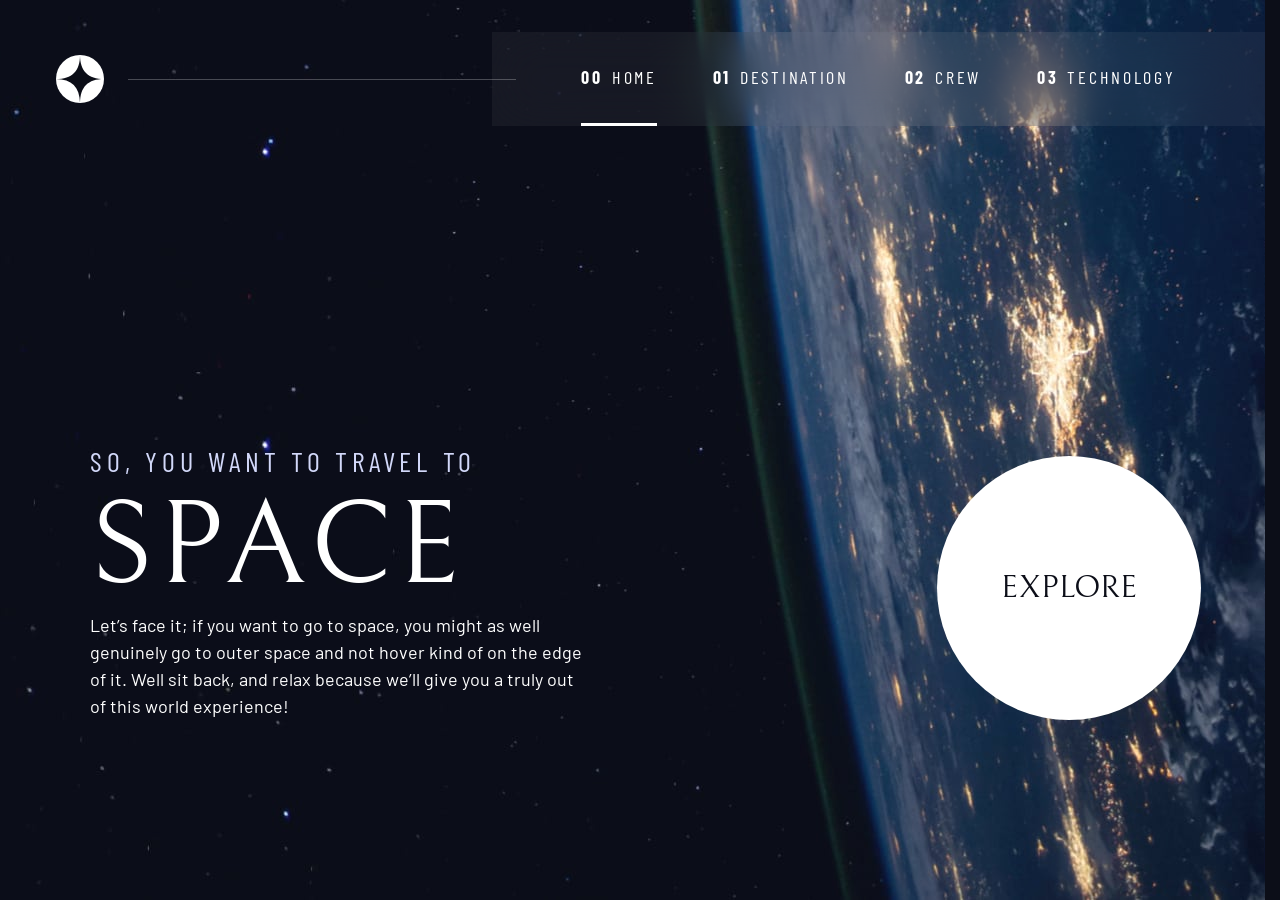
<file: src/index.html>
<!DOCTYPE html>
<html lang="en">
<head>
  <meta charset="UTF-8">
  <meta name="viewport" content="width=device-width, initial-scale=1.0">

  <link rel="icon" type="image/png" sizes="32x32" href="./assets/favicon-32x32.png">
  
  <title>Frontend Mentor | Space tourism website</title>

        <!-- Google fonts -->
        <link rel="preconnect" href="https://fonts.googleapis.com">
        <link rel="preconnect" href="https://fonts.gstatic.com" crossorigin>
        <link href="https://fonts.googleapis.com/css2?family=Barlow+Condensed:wght@400;700&family=Bellefair&family=Barlow:wght@400;700&display=swap"
            rel="stylesheet">
<!-- CSS -->
  <link rel="stylesheet" href="styles/index.css">

  <script src="index.js" defer></script>
</head>
<body class="home">

  <a class="skip-to-content" href="#main">Skip to content</a>
  <header class="primary-header flex">
    <div>
      <img src="./assets/shared/logo.svg" alt="space tourism logo" class="logo">
    </div>

    <button 
    type="button"
    class="mobile-nav-toggle" 
    aria-controls="primary-navigation" 
    aria-expanded="false">
      <span class="sr-only">Menu</span>
    </button>
     
    <nav>
        <ul id="primary-navigation" 
        data-visible="false" 
        class="primary-navigation underline-indicators flex">
            <li class="active"><a class="ff-sans-cond uppercase text-white letter-spacing-2" href="index.html"><span aria-hidden="true">00</span>Home</a></li>
            <li><a class="ff-sans-cond uppercase text-white letter-spacing-2" href="destination.html"><span aria-hidden="true">01</span>Destination</a></li>
            <li><a class="ff-sans-cond uppercase text-white letter-spacing-2" href="crew.html"><span aria-hidden="true">02</span>Crew</a></li>
            <li><a class="ff-sans-cond uppercase text-white letter-spacing-2" href="technology.html"><span aria-hidden="true">03</span>Technology</a></li>
        </ul>
    </nav>
    
  </header> 
  

  <main id="main" class="grid-container grid-container--home">

    <div>
    <h1 class="text-accent fs-500 ff-sans-cond uppercase letter-spacing-1">
      So, you want to travel to
    <span class="fs-900 ff-serif text-white d-block">Space</span></h1>

  
    <p>Let’s face it; if you want to go to space, you might as well genuinely go to 
    outer space and not hover kind of on the edge of it. Well sit back, and relax 
    because we’ll give you a truly out of this world experience! </p>
    </div>

    <div class="large-button-wrapper flex">
      <a href="destination.html" 
        class="large-button uppercase ff-serif fs-600 text-dark bg-white">
        Explore
      </a>
    </div>
  </main>

</body>
</html>
</file>
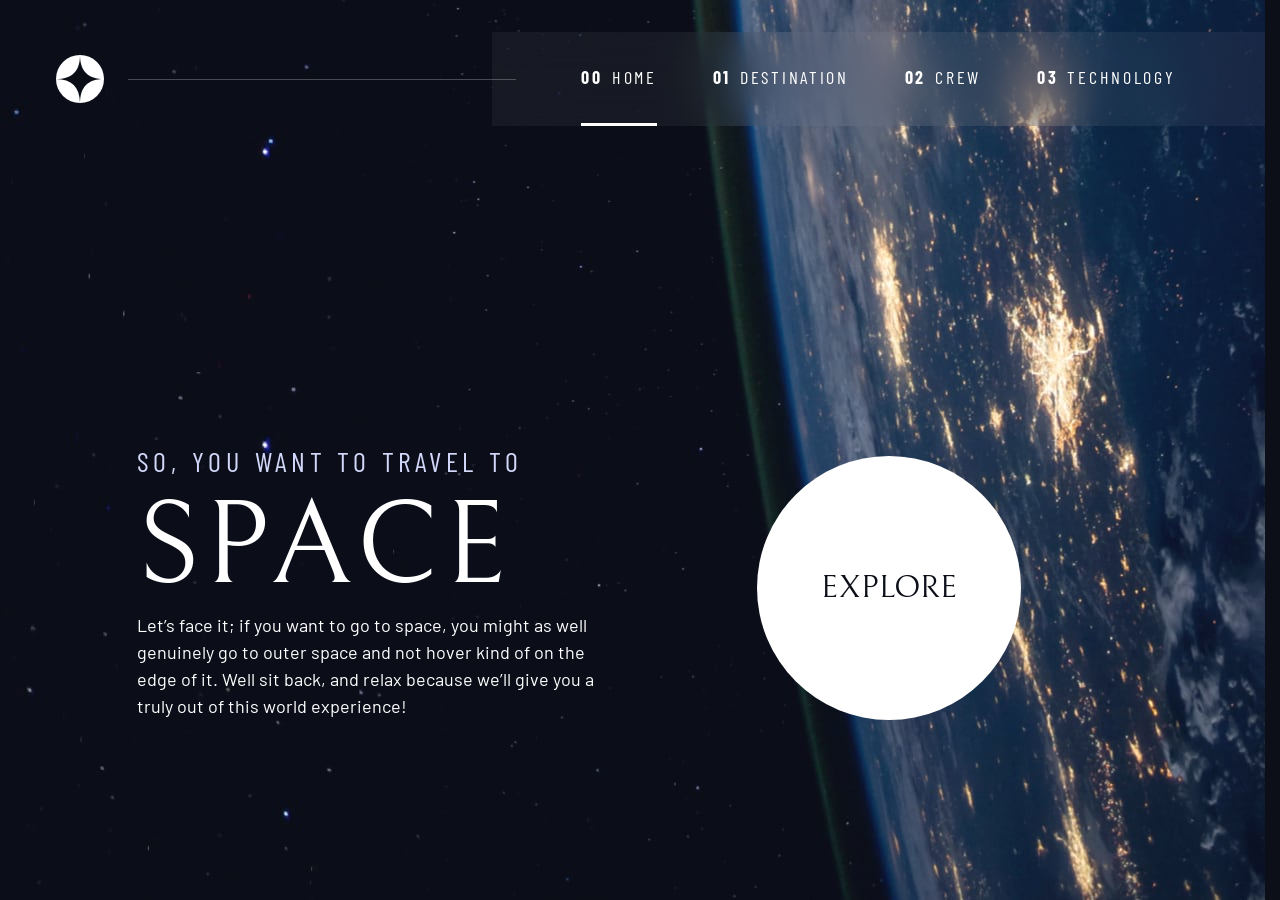
<file: starter-code/index.html>
<!DOCTYPE html>
<html lang="en">
<head>
  <meta charset="UTF-8">
  <meta name="viewport" content="width=device-width, initial-scale=1.0">

  <link rel="icon" type="image/png" sizes="32x32" href="./assets/favicon-32x32.png">
  
  <title>Frontend Mentor | Space tourism website</title>

        <!-- Google fonts -->
        <link rel="preconnect" href="https://fonts.googleapis.com">
        <link rel="preconnect" href="https://fonts.gstatic.com" crossorigin>
        <link href="https://fonts.googleapis.com/css2?family=Barlow+Condensed:wght@400;700&family=Bellefair&family=Barlow:wght@400;700&display=swap"
            rel="stylesheet">
<!-- CSS -->
  <link rel="stylesheet" href="styles/index.css">

  <script src="index.js" defer></script>
</head>
<body class="home">

  <a class="skip-to-content" href="#main">Skip to content</a>
  <header class="primary-header flex">
    <div>
      <img src="./assets/shared/logo.svg" alt="space tourism logo" class="logo">
    </div>

    <button 
    class="mobile-nav-toggle" 
    aria-controls="primary-navigation" 
    aria-expanded="false">
      <span class="sr-only">Menu</span>
    </button>
     
    <nav>
        <ul id="primary-navigation" 
        data-visible="false" 
        class="primary-navigation underline-indicators flex">
            <li class="active"><a class="ff-sans-cond uppercase text-white letter-spacing-2" href="index.html"><span aria-hidden="true">00</span>Home</a></li>
            <li><a class="ff-sans-cond uppercase text-white letter-spacing-2" href="destination.html"><span aria-hidden="true">01</span>Destination</a></li>
            <li><a class="ff-sans-cond uppercase text-white letter-spacing-2" href="crew.html"><span aria-hidden="true">02</span>Crew</a></li>
            <li><a class="ff-sans-cond uppercase text-white letter-spacing-2" href="technology.html"><span aria-hidden="true">03</span>Technology</a></li>
        </ul>
    </nav>
    
  </header> 
  

  <main id="main" class="grid-container grid-container--home">

    <div>
    <h1 class="text-accent fs-500 ff-sans-cond uppercase letter-spacing-1">
      So, you want to travel to
    <span class="fs-900 ff-serif text-white d-block">Space</span></h1>

  
    <p>Let’s face it; if you want to go to space, you might as well genuinely go to 
    outer space and not hover kind of on the edge of it. Well sit back, and relax 
    because we’ll give you a truly out of this world experience! </p>
    </div>

    <div>
      <a href="destination.html" 
        class="large-button uppercase ff-serif fs-600 text-dark bg-white">
        Explore
      </a>
    </div>
  </main>

</body>
</html>
</file>
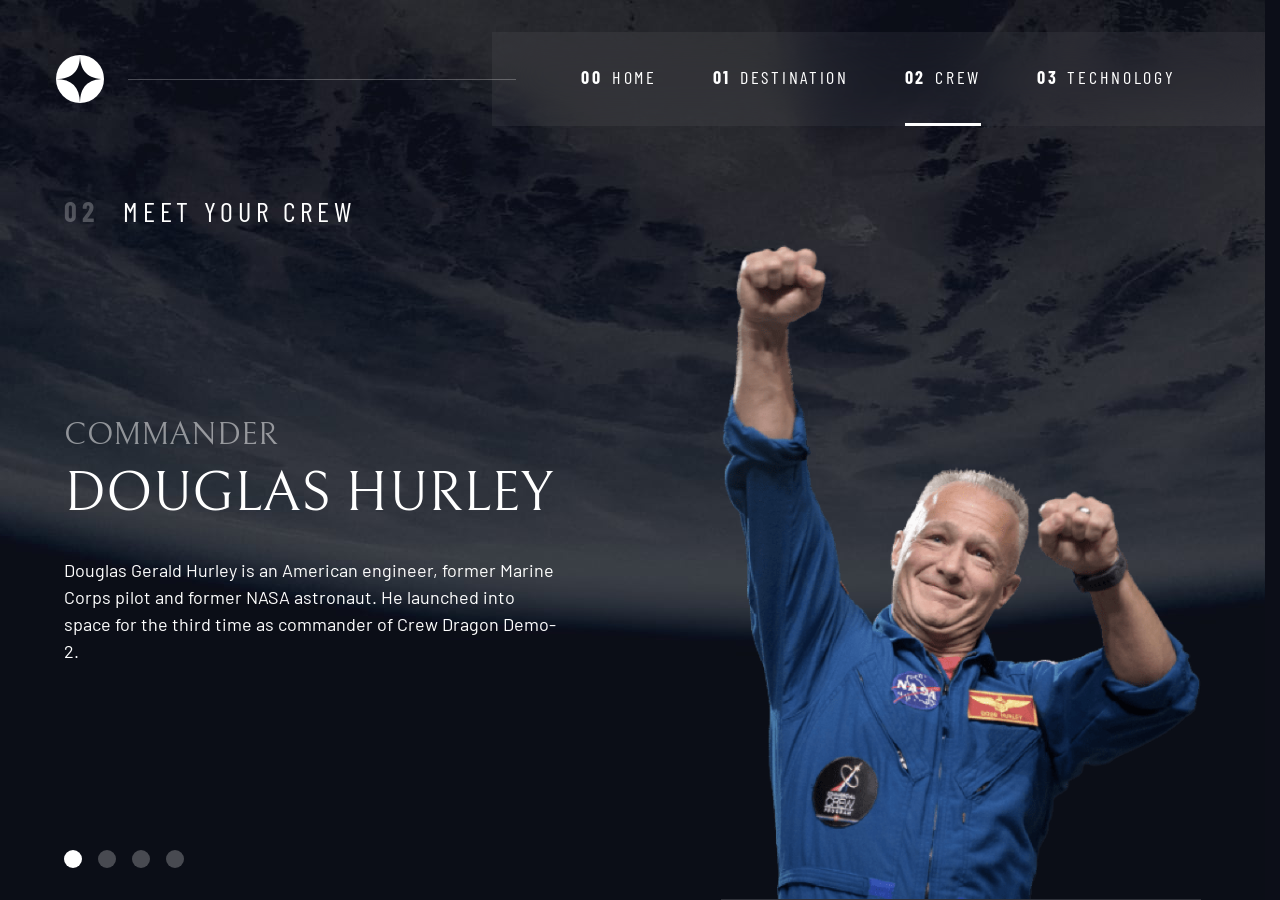
<file: src/crew.html>
<!DOCTYPE html>
<html lang="en">
<head>
  <meta charset="UTF-8">
  <meta name="viewport" content="width=device-width, initial-scale=1.0">

  <link rel="icon" type="image/png" sizes="32x32" href="./assets/favicon-32x32.png">
  <!-- Google fonts -->
  <link rel="preconnect" href="https://fonts.googleapis.com">
  <link rel="preconnect" href="https://fonts.gstatic.com" crossorigin>
  <link href="https://fonts.googleapis.com/css2?family=Barlow+Condensed:wght@400;700&family=Bellefair&family=Barlow:wght@400;700&display=swap"
      rel="stylesheet">
      
  <!-- CSS -->
  <link rel="stylesheet" href="styles/index.css">
  <title>Frontend Mentor | Space tourism website</title>
  <script src="index.js" defer></script>
  <script src="scripts/crew.js" defer></script>

</head>

<body class="crew">
  <a class="skip-to-content" href="#main">Skip to content</a>
  <header class="primary-header flex">
    <div>
      <img src="./assets/shared/logo.svg" alt="space tourism logo" class="logo">
    </div>
    <button 
      type="button"
      class="mobile-nav-toggle" 
      aria-controls="primary-navigation">
      <span class="sr-only" aria-expanded="false">Menu</span>
    </button>
    <nav>
        <ul id="primary-navigation" data-visible="false" class="primary-navigation underline-indicators flex">
            <li><a class="ff-sans-cond uppercase text-white letter-spacing-2" href="index.html"><span aria-hidden="true">00</span>Home</a>
            <li><a class="ff-sans-cond uppercase text-white letter-spacing-2" href="destination.html"><span aria-hidden="true">01</span>Destination</a>
            <li class="active"><a class="ff-sans-cond uppercase text-white letter-spacing-2" href="crew.html"><span aria-hidden="true">02</span>Crew</a>
            <li><a class="ff-sans-cond uppercase text-white letter-spacing-2" href="technology.html"><span aria-hidden="true">03</span>Technology</a>
        </ul>
    </nav>
  </header>
  
  <main id="main" class="grid-container grid-container--crew flow">
    <h1 class="numbered-title"><span aria-hidden="true">02</span> Meet your crew</h1>

    <div class="dot-indicators flex" role="tablist" aria-label="crew member list">
      <button aria-selected="true" aria-controls="commander-tab" role="tab" data-image="commander-image" tabindex="0"><span class="sr-only">The commander</span></button>
      <button aria-selected="false" aria-controls="mission-tab" role="tab" data-image="mission-image" tabindex="-1"><span class="sr-only">The mission specialist</span></button>
      <button aria-selected="false" aria-controls="pilot-tab" role="tab" data-image="pilot-image" tabindex="-1"><span class="sr-only">The pilot</span></button>
      <button aria-selected="false" aria-controls="crew-tab" role="tab" data-image="crew-image" tabindex="-1"><span class="sr-only">The crew engineer</span></button>
    </div>

    <article class="crew-info flow"id="commander-tab" role="tabpanel" tabindex="0">
      <header class="flow flow--space-small">
        <h2 class="fs-600 ff-serif uppercase">Commander</h2>
        <p class="fs-700 uppercase ff-serif">Douglas Hurley</p>
      </header>
      <p>Douglas Gerald Hurley is an American engineer, former Marine Corps pilot 
      and former NASA astronaut. He launched into space for the third time as 
      commander of Crew Dragon Demo-2.</p>
    </article>
    
    <picture>
      <source srcset="assets/crew/image-douglas-hurley.webp type=image/webp">
      <img src="assets/crew/image-douglas-hurley.png" alt="Douglas Hurley">
    </picture>
  </main>
</body>
</html>
</file>
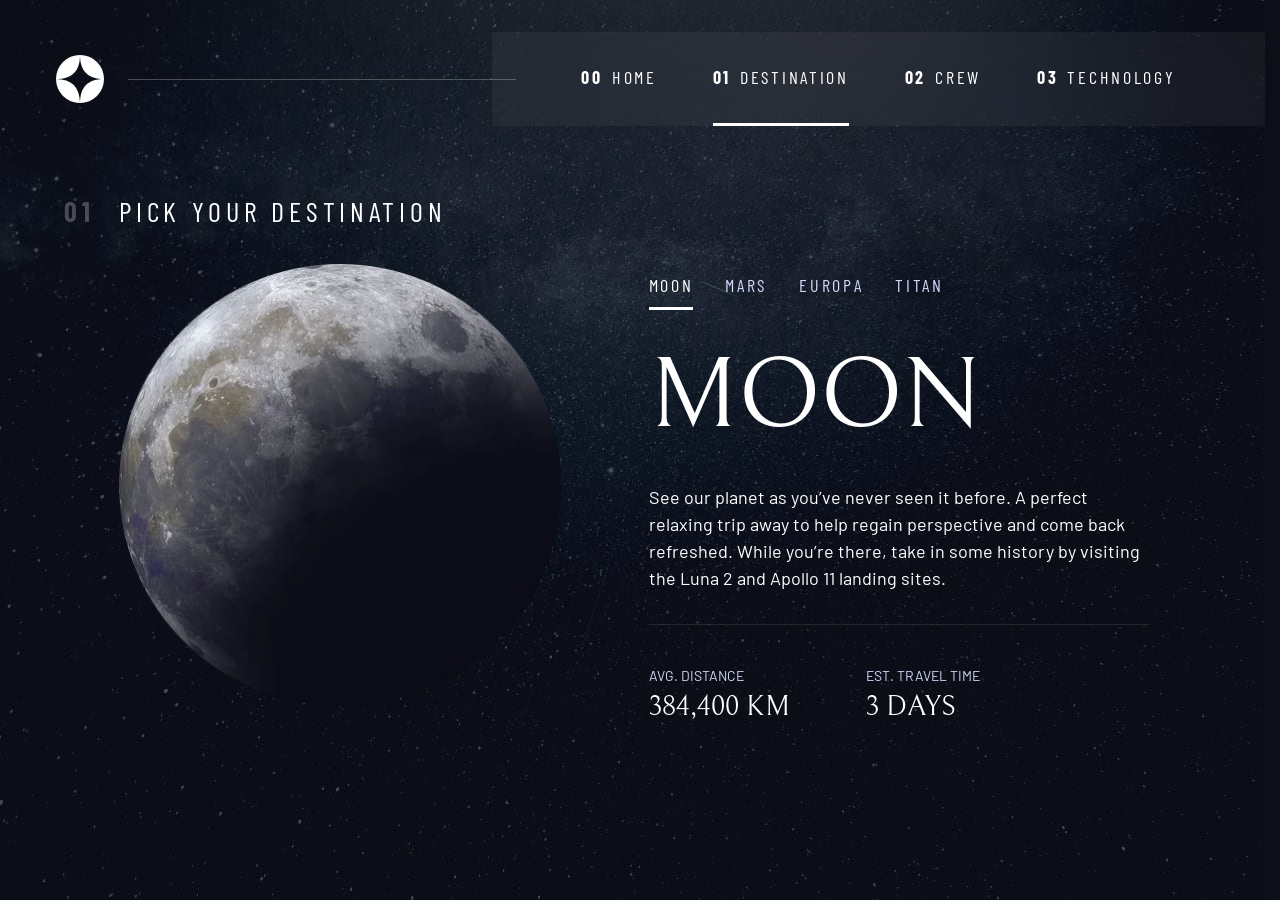
<file: src/destination.html>
<!DOCTYPE html>
<html lang="en">
<head>
  <meta charset="UTF-8">
  <meta name="viewport" content="width=device-width, initial-scale=1.0">

  <link rel="icon" type="image/png" sizes="32x32" href="./assets/favicon-32x32.png">
  
  <title>Frontend Mentor | Space tourism website</title>

        <!-- Google fonts -->
        <link rel="preconnect" href="https://fonts.googleapis.com">
        <link rel="preconnect" href="https://fonts.gstatic.com" crossorigin>
        <link href="https://fonts.googleapis.com/css2?family=Barlow+Condensed:wght@400;700&family=Bellefair&family=Barlow:wght@400;700&display=swap"
            rel="stylesheet">
<!-- CSS -->
  <link rel="stylesheet" href="styles/index.css">

  <script src="index.js" defer></script>
  <script src="./scripts/destination.js" defer></script>
</head>
<body class="destination">

  <a class="skip-to-content" href="#main">Skip to content</a>
  <header class="primary-header flex">
    <div>
      <img src="./assets/shared/logo.svg" alt="space tourism logo" class="logo">
    </div>

    <button
      type="button" 
      class="mobile-nav-toggle" 
      aria-controls="primary-navigation" 
      aria-expanded="false">
      <span class="sr-only">Menu</span>
    </button>
     
    <nav>
        <ul id="primary-navigation" 
        data-visible="false" 
        class="primary-navigation underline-indicators flex">
            <li><a class="ff-sans-cond uppercase text-white letter-spacing-2" href="index.html"><span aria-hidden="true">00</span>Home</a></li>
            <li class="active"><a class="ff-sans-cond uppercase text-white letter-spacing-2" href="destination.html"><span aria-hidden="true">01</span>Destination</a></li>
            <li><a class="ff-sans-cond uppercase text-white letter-spacing-2" href="crew.html"><span aria-hidden="true">02</span>Crew</a></li>
            <li><a class="ff-sans-cond uppercase text-white letter-spacing-2" href="technology.html"><span aria-hidden="true">03</span>Technology</a></li>
        </ul>
    </nav>
    
  </header> 

  <main id="main" class="grid-container grid-container--destination flow">
    
      <h1 class="numbered-title ff-sans-cond uppercase text-white letter-spacing-2 fs-200">
      <span>01</span> Pick your destination</h1>
      
      
    <picture>
      <source srcset="assets/destination/image-moon.webp" type="image/webp">
      <img src="assets/destination/image-moon.png" alt="the moon">
    </picture>
    
    
 
      
    <div class="tab-list underline-indicators flex" role="tablist" aria-label="destination list">
        <button aria-selected="true" role="tab" aria-controls="moon-tab" class="uppercase ff-sans-cond text-accent letter-spacing-2" tabindex="0">Moon</button>
        <button aria-selected="false" role="tab" aria-controls="mars-tab" class="uppercase ff-sans-cond text-accent letter-spacing-2" tabindex="-1">Mars</button>
        <button aria-selected="false" role="tab" aria-controls="europa-tab" class="uppercase ff-sans-cond text-accent letter-spacing-2" tabindex="-1">Europa</button>
        <button aria-selected="false" role="tab" aria-controls="titan-tab" class="uppercase ff-sans-cond text-accent letter-spacing-2" tabindex="-1">Titan</button>
    </div>

    
    <article class="destination-info flow">
      <h2 class="fs-800 uppercase ff-serif">Moon</h2>

      <p>See our planet as you’ve never seen it before. A perfect relaxing trip away to help 
      regain perspective and come back refreshed. While you’re there, take in some history 
      by visiting the Luna 2 and Apollo 11 landing sites.</p>
      
      <div class="destination-meta flex">
        <div>
          <h3 class="text-accent fs-200 uppercase">Avg. distance</h3>
          <p class="ff-serif uppercase">384,400 km</p>
        </div>
        <div>
          <h3 class="text-accent fs-200 uppercase">Est. travel time</h3>
          <p class="ff-serif uppercase">3 days</p>
        </div>
      </div>
      
    </article>
    
  </main>
</body>
</html>
</file>
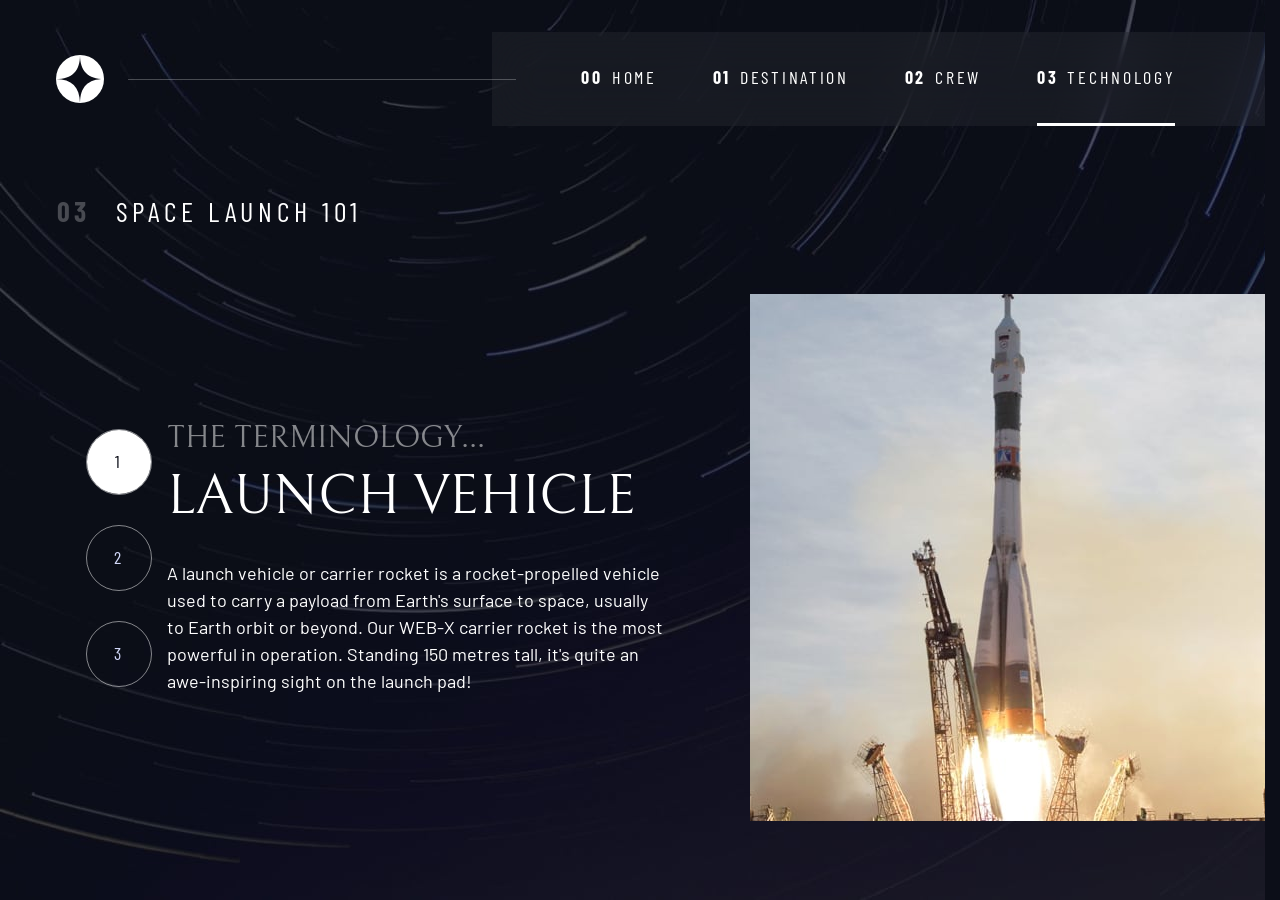
<file: src/technology.html>
<!DOCTYPE html>
<html lang="en">
<head>
  <meta charset="UTF-8">
  <meta name="viewport" content="width=device-width, initial-scale=1.0">

  <link rel="icon" type="image/png" sizes="32x32" href="./assets/favicon-32x32.png">
  
  <title>Frontend Mentor | Space tourism website</title>

        <!-- Google fonts -->
        <link rel="preconnect" href="https://fonts.googleapis.com">
        <link rel="preconnect" href="https://fonts.gstatic.com" crossorigin>
        <link href="https://fonts.googleapis.com/css2?family=Barlow+Condensed:wght@400;700&family=Bellefair&family=Barlow:wght@400;700&display=swap"
            rel="stylesheet">
<!-- CSS -->
  <link rel="stylesheet" href="styles/index.css">

  <script src="index.js" defer></script>
  <script src="./scripts/technology.js" defer></script>
</head>

<body class="technology">
  <a class="skip-to-content" href="#main">Skip to content</a>
  <header class="primary-header flex">
    <div>
      <img src="./assets/shared/logo.svg" alt="space tourism logo" class="logo">
    </div>
    <button
      type="button"
      class="mobile-nav-toggle"
      aria-controls="primary-navigation">
      <span class="sr-only" aria-expanded="false">Menu</span></button>
    <nav>
        <ul id="primary-navigation" data-visible="false" class="primary-navigation underline-indicators flex">
            <li><a class="ff-sans-cond uppercase text-white letter-spacing-2" href="index.html"><span aria-hidden="true">00</span>Home</a>
            <li><a class="ff-sans-cond uppercase text-white letter-spacing-2" href="destination.html"><span aria-hidden="true">01</span>Destination</a>
            <li><a class="ff-sans-cond uppercase text-white letter-spacing-2" href="crew.html"><span aria-hidden="true">02</span>Crew</a>
            <li class="active"><a class="ff-sans-cond uppercase text-white letter-spacing-2" href="technology.html"><span aria-hidden="true">03</span>Technology</a>
        </ul>
    </nav>
  </header>

   <main id="main" class="grid-container grid-container--technology flow">

      <h1 class="numbered-title"><span aria-hidden="true">03</span> Space launch 101</h1>


      <div class="technology-wrapper flex">
        <div class="tab-list num-indicators flex" role="tablist" aria-label="technology list">
        <button aria-selected="true" role="tab" aria-controls="first-tab" class="uppercase ff-sans-cond text-accent letter-spacing-2" tabindex="0">1</button>
        <button aria-selected="false" role="tab" aria-controls="second-tab" class="uppercase ff-sans-cond text-accent letter-spacing-2" tabindex="1">2</button>
        <button aria-selected="false" role="tab" aria-controls="third-tab" class="uppercase ff-sans-cond text-accent letter-spacing-2" tabindex="2">3</button>
        </div>

        <article class="technology-info flow">
          <header class="flow flow--space-small">
            <h2 class="fs-600 ff-serif uppercase">The terminology...</h2>
            <p class="fs-700 uppercase ff-serif">Launch vehicle</p>
          </header>

          <p>A launch vehicle or carrier rocket is a rocket-propelled vehicle used to carry a 
          payload from Earth's surface to space, usually to Earth orbit or beyond. Our 
          WEB-X carrier rocket is the most powerful in operation. Standing 150 metres tall, 
          it's quite an awe-inspiring sight on the launch pad!</p>
        </article>
      </div>
      <img src="assets/technology/image-launch-vehicle-portrait.jpg">
   </main>

</body>
</html>
</file>
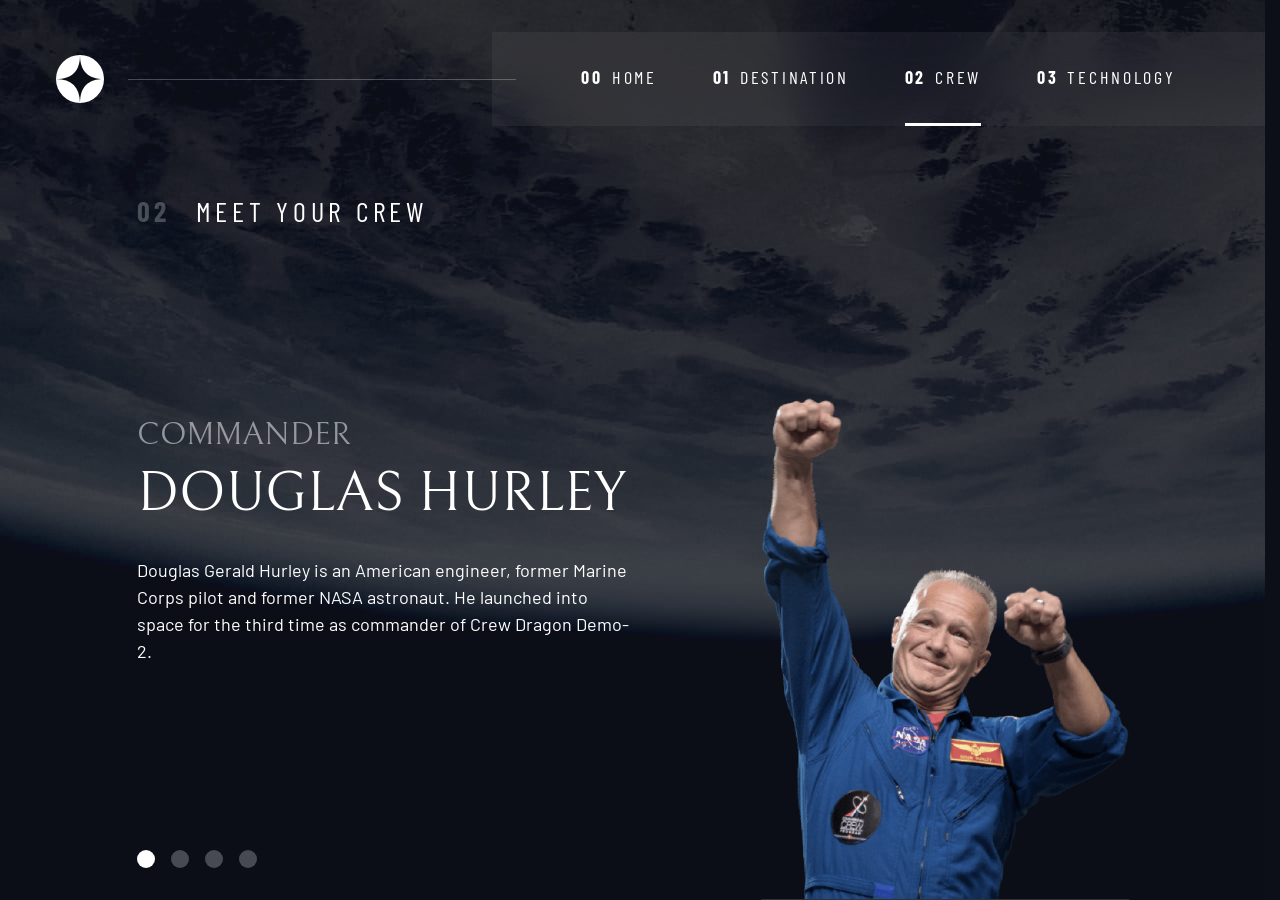
<file: starter-code/crew-commander.html>
<!DOCTYPE html>
<html lang="en">
<head>
  <meta charset="UTF-8">
  <meta name="viewport" content="width=device-width, initial-scale=1.0">

  <link rel="icon" type="image/png" sizes="32x32" href="./assets/favicon-32x32.png">
  <!-- Google fonts -->
  <link rel="preconnect" href="https://fonts.googleapis.com">
  <link rel="preconnect" href="https://fonts.gstatic.com" crossorigin>
  <link href="https://fonts.googleapis.com/css2?family=Barlow+Condensed:wght@400;700&family=Bellefair&family=Barlow:wght@400;700&display=swap"
      rel="stylesheet">
      
  <!-- CSS -->
  <link rel="stylesheet" href="styles/index.css">
  <title>Frontend Mentor | Space tourism website</title>
  <script src="index.js" defer></script>
</head>

<body class="crew">
  <a class="skip-to-content" href="#main">Skip to content</a>
  <header class="primary-header flex">
    <div>
      <img src="./assets/shared/logo.svg" alt="space tourism logo" class="logo">
    </div>
    <button class="mobile-nav-toggle" aria-controls="primary-navigation"><span class="sr-only" aria-expanded="false">Menu</span></button>
    <nav>
        <ul id="primary-navigation" data-visible="false" class="primary-navigation underline-indicators flex">
            <li><a class="ff-sans-cond uppercase text-white letter-spacing-2" href="index.html"><span aria-hidden="true">00</span>Home</a>
            <li><a class="ff-sans-cond uppercase text-white letter-spacing-2" href="destination.html"><span aria-hidden="true">01</span>Destination</a>
            <li class="active"><a class="ff-sans-cond uppercase text-white letter-spacing-2" href="crew.html"><span aria-hidden="true">02</span>Crew</a>
            <li><a class="ff-sans-cond uppercase text-white letter-spacing-2" href="technology.html"><span aria-hidden="true">03</span>Technology</a>
        </ul>
    </nav>
  </header>
  
  <main id="main" class="grid-container grid-container--crew flow">
    <h1 class="numbered-title"><span aria-hidden="true">02</span> Meet your crew</h1>
    <div class="dot-indicators flex">
      <button aria-selected="true"><span class="sr-only">The commander</span></button>
      <button aria-selected="false"><span class="sr-only">The mission specialist</span></button>
      <button aria-selected="false"><span class="sr-only">The pilot</span></button>
      <button aria-selected="false"><span class="sr-only">The crew engineer</span></button>
    </div>
    <article class="crew-info flow">
      <header class="flow flow--space-small">
        <h2 class="fs-600 ff-serif uppercase">Commander</h2>
        <p class="fs-700 uppercase ff-serif">Douglas Hurley</p>
      </header>
      <p>Douglas Gerald Hurley is an American engineer, former Marine Corps pilot 
      and former NASA astronaut. He launched into space for the third time as 
      commander of Crew Dragon Demo-2.</p>
    </article>
    
    <picture>
      <source srcset="assets/crew/image-douglas-hurley.webp type=image/webp">
      <img src="assets/crew/image-douglas-hurley.png" alt="Douglas Hurley">
    </picture>
  </main>
</body>
</html>
</file>
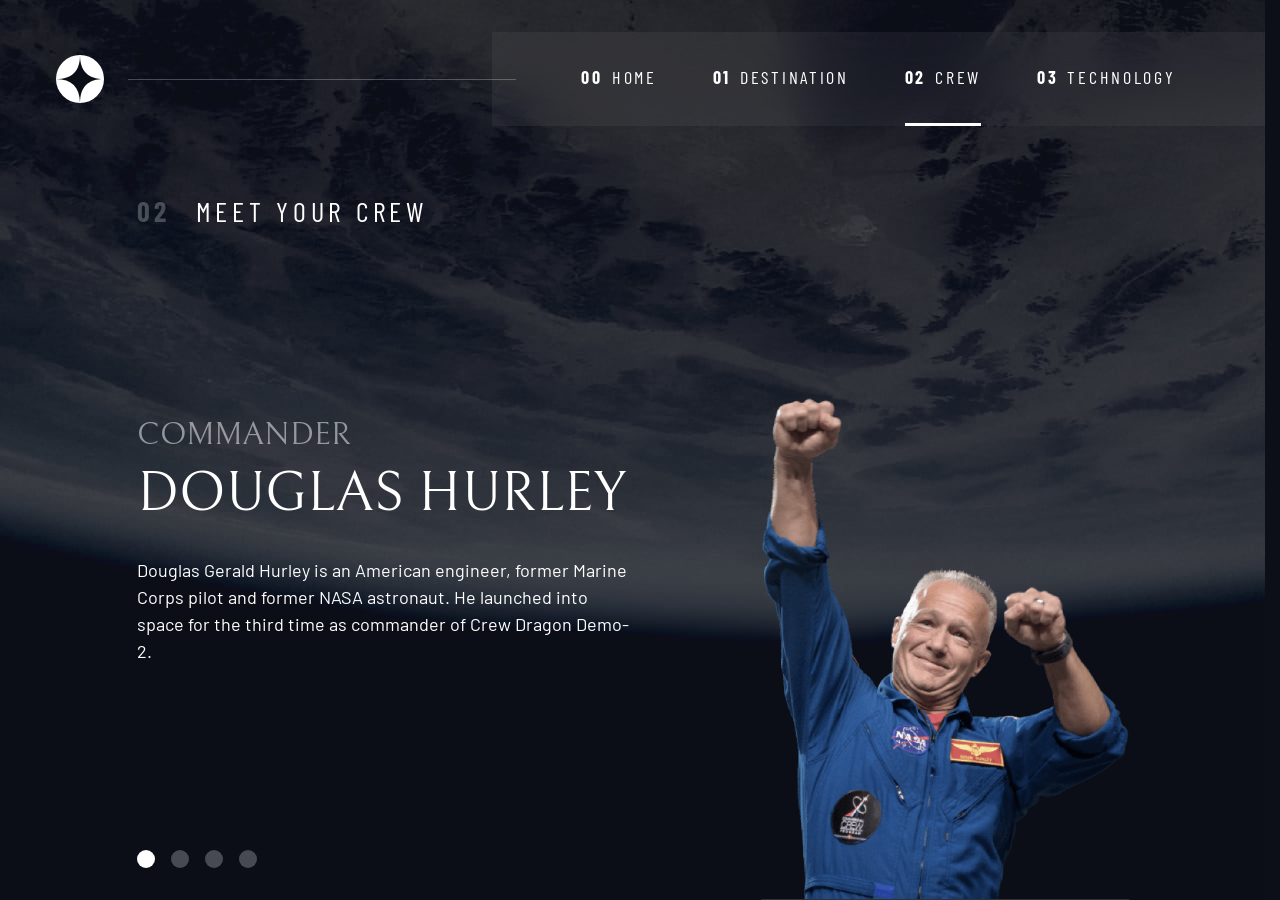
<file: starter-code/crew.html>
<!DOCTYPE html>
<html lang="en">
<head>
  <meta charset="UTF-8">
  <meta name="viewport" content="width=device-width, initial-scale=1.0">

  <link rel="icon" type="image/png" sizes="32x32" href="./assets/favicon-32x32.png">
  <!-- Google fonts -->
  <link rel="preconnect" href="https://fonts.googleapis.com">
  <link rel="preconnect" href="https://fonts.gstatic.com" crossorigin>
  <link href="https://fonts.googleapis.com/css2?family=Barlow+Condensed:wght@400;700&family=Bellefair&family=Barlow:wght@400;700&display=swap"
      rel="stylesheet">
      
  <!-- CSS -->
  <link rel="stylesheet" href="styles/index.css">
  <title>Frontend Mentor | Space tourism website</title>
  <script src="index.js" defer></script>
  <script src="scripts/crew.js" defer></script>

</head>

<body class="crew">
  <a class="skip-to-content" href="#main">Skip to content</a>
  <header class="primary-header flex">
    <div>
      <img src="./assets/shared/logo.svg" alt="space tourism logo" class="logo">
    </div>
    <button class="mobile-nav-toggle" aria-controls="primary-navigation"><span class="sr-only" aria-expanded="false">Menu</span></button>
    <nav>
        <ul id="primary-navigation" data-visible="false" class="primary-navigation underline-indicators flex">
            <li><a class="ff-sans-cond uppercase text-white letter-spacing-2" href="index.html"><span aria-hidden="true">00</span>Home</a>
            <li><a class="ff-sans-cond uppercase text-white letter-spacing-2" href="destination.html"><span aria-hidden="true">01</span>Destination</a>
            <li class="active"><a class="ff-sans-cond uppercase text-white letter-spacing-2" href="crew.html"><span aria-hidden="true">02</span>Crew</a>
            <li><a class="ff-sans-cond uppercase text-white letter-spacing-2" href="technology.html"><span aria-hidden="true">03</span>Technology</a>
        </ul>
    </nav>
  </header>
  
  <main id="main" class="grid-container grid-container--crew flow">
    <h1 class="numbered-title"><span aria-hidden="true">02</span> Meet your crew</h1>

    <div class="dot-indicators flex" role="tablist" aria-label="crew member list">
      <button aria-selected="true" aria-controls="commander-tab" role="tab" data-image="commander-image" tabindex="0"><span class="sr-only">The commander</span></button>
      <button aria-selected="false" aria-controls="mission-tab" role="tab" data-image="mission-image" tabindex="-1"><span class="sr-only">The mission specialist</span></button>
      <button aria-selected="false" aria-controls="pilot-tab" role="tab" data-image="pilot-image" tabindex="-1"><span class="sr-only">The pilot</span></button>
      <button aria-selected="false" aria-controls="crew-tab" role="tab" data-image="crew-image" tabindex="-1"><span class="sr-only">The crew engineer</span></button>
    </div>

    <article class="crew-info flow"id="commander-tab" role="tabpanel" tabindex="0">
      <header class="flow flow--space-small">
        <h2 class="fs-600 ff-serif uppercase">Commander</h2>
        <p class="fs-700 uppercase ff-serif">Douglas Hurley</p>
      </header>
      <p>Douglas Gerald Hurley is an American engineer, former Marine Corps pilot 
      and former NASA astronaut. He launched into space for the third time as 
      commander of Crew Dragon Demo-2.</p>
    </article>
    
    <picture>
      <source srcset="assets/crew/image-douglas-hurley.webp type=image/webp">
      <img src="assets/crew/image-douglas-hurley.png" alt="Douglas Hurley">
    </picture>
  </main>
</body>
</html>
</file>
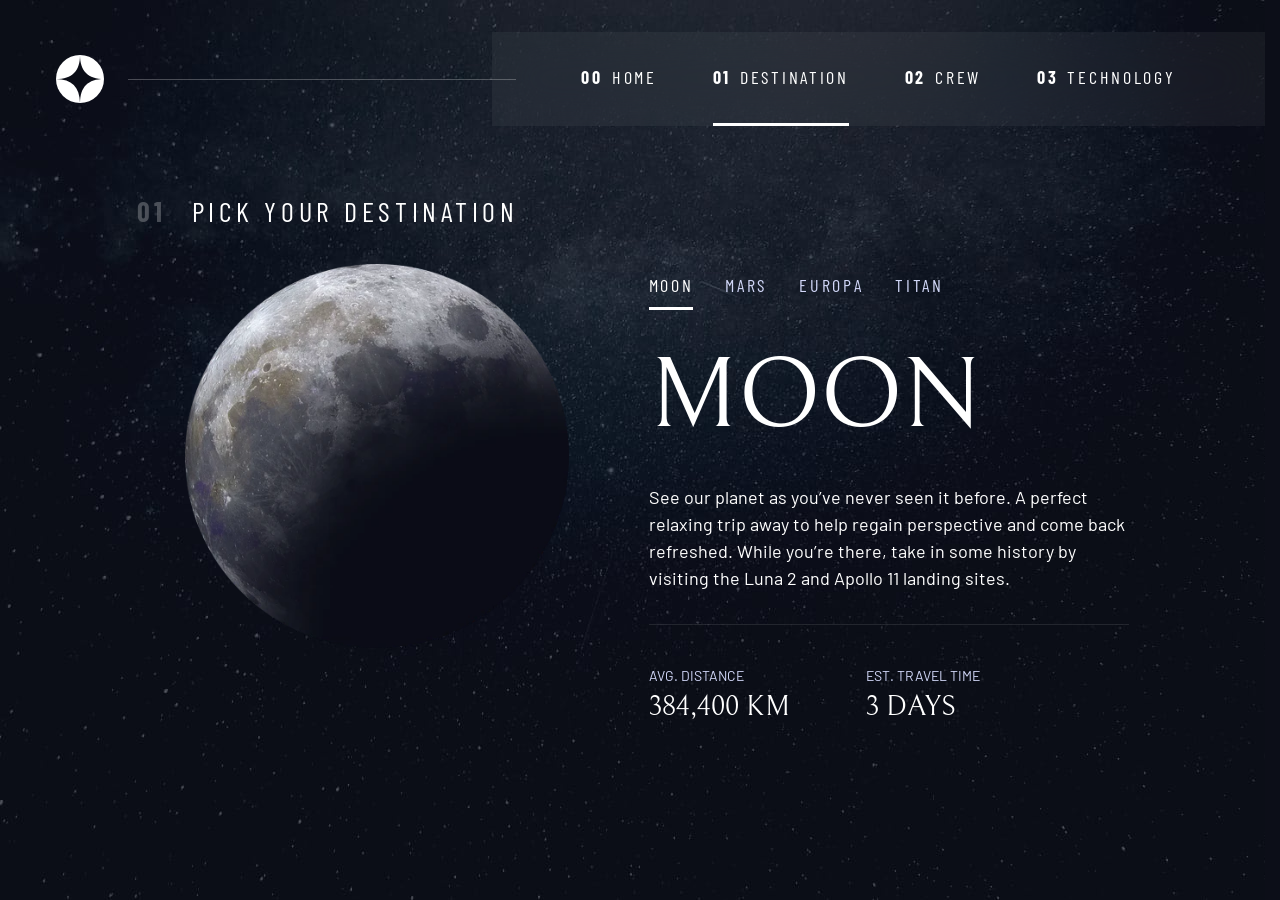
<file: starter-code/destination-moon.html>
<!DOCTYPE html>
<html lang="en">
<head>
  <meta charset="UTF-8">
  <meta name="viewport" content="width=device-width, initial-scale=1.0">

  <link rel="icon" type="image/png" sizes="32x32" href="./assets/favicon-32x32.png">
  
  <title>Frontend Mentor | Space tourism website</title>

        <!-- Google fonts -->
        <link rel="preconnect" href="https://fonts.googleapis.com">
        <link rel="preconnect" href="https://fonts.gstatic.com" crossorigin>
        <link href="https://fonts.googleapis.com/css2?family=Barlow+Condensed:wght@400;700&family=Bellefair&family=Barlow:wght@400;700&display=swap"
            rel="stylesheet">
<!-- CSS -->
  <link rel="stylesheet" href="styles/index.css">

  <script src="index.js" defer></script>
  <script src="./scripts/destination.js" defer></script>
</head>
<body class="destination">

  <a class="skip-to-content" href="#main">Skip to content</a>
  <header class="primary-header flex">
    <div>
      <img src="./assets/shared/logo.svg" alt="space tourism logo" class="logo">
    </div>

    <button 
    class="mobile-nav-toggle" 
    aria-controls="primary-navigation" 
    aria-expanded="false">
      <span class="sr-only">Menu</span>
    </button>
     
    <nav>
        <ul id="primary-navigation" 
        data-visible="false" 
        class="primary-navigation underline-indicators flex">
            <li><a class="ff-sans-cond uppercase text-white letter-spacing-2" href="index.html"><span aria-hidden="true">00</span>Home</a></li>
            <li class="active"><a class="ff-sans-cond uppercase text-white letter-spacing-2" href="destination.html"><span aria-hidden="true">01</span>Destination</a></li>
            <li><a class="ff-sans-cond uppercase text-white letter-spacing-2" href="crew.html"><span aria-hidden="true">02</span>Crew</a></li>
            <li><a class="ff-sans-cond uppercase text-white letter-spacing-2" href="technology.html"><span aria-hidden="true">03</span>Technology</a></li>
        </ul>
    </nav>
    
  </header> 

  <main id="main" class="grid-container grid-container--destination flow">
    
      <h1 class="numbered-title ff-sans-cond uppercase text-white letter-spacing-2 fs-200">
      <span>01</span> Pick your destination</h1>
      
      
    <picture>
      <source srcset="assets/destination/image-moon.webp" type="image/webp">
      <img src="assets/destination/image-moon.png" alt="the moon">
    </picture>
    
    
 
      
    <div class="tab-list underline-indicators flex">
        <button aria-selected="true" class="uppercase ff-sans-cond text-accent letter-spacing-2">Moon</button>
        <button aria-selected="false" class="uppercase ff-sans-cond text-accent letter-spacing-2">Mars</button>
        <button aria-selected="false" class="uppercase ff-sans-cond text-accent letter-spacing-2">Europa</button>
        <button aria-selected="false" class="uppercase ff-sans-cond text-accent letter-spacing-2">Titan</button>
    </div>

    <article class="destination-info flow">
      <h2 class="fs-800 uppercase ff-serif">Moon</h2>

      <p>See our planet as you’ve never seen it before. A perfect relaxing trip away to help 
      regain perspective and come back refreshed. While you’re there, take in some history 
      by visiting the Luna 2 and Apollo 11 landing sites.</p>
      
      <div class="destination-meta flex">
        <div>
          <h3 class="text-accent fs-200 uppercase">Avg. distance</h3>
          <p class="ff-serif uppercase">384,400 km</p>
        </div>
        <div>
          <h3 class="text-accent fs-200 uppercase">Est. travel time</h3>
          <p class="ff-serif uppercase">3 days</p>
        </div>
      </div>
      
    </article>
    
  </main>
</body>
</html>
</file>
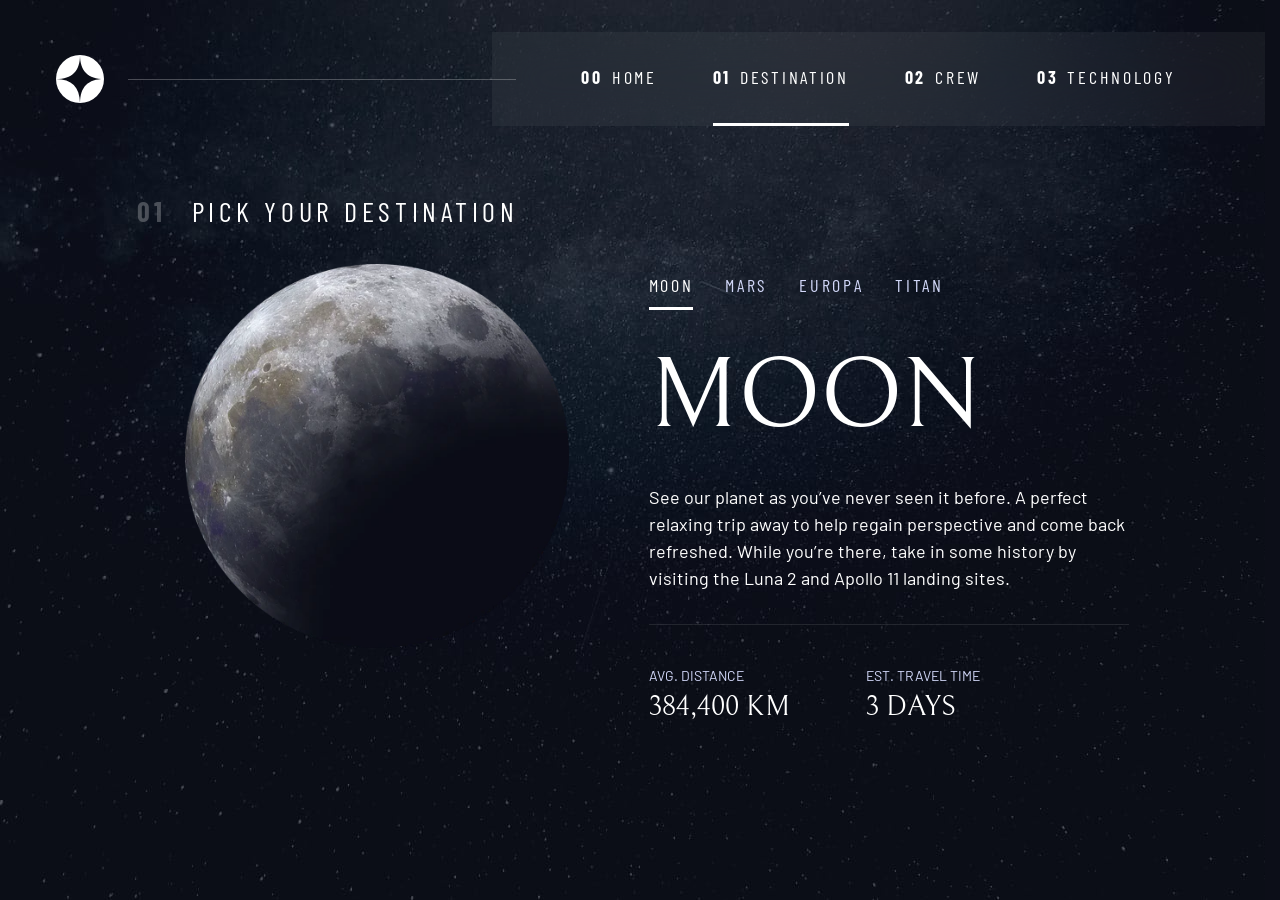
<file: starter-code/destination.html>
<!DOCTYPE html>
<html lang="en">
<head>
  <meta charset="UTF-8">
  <meta name="viewport" content="width=device-width, initial-scale=1.0">

  <link rel="icon" type="image/png" sizes="32x32" href="./assets/favicon-32x32.png">
  
  <title>Frontend Mentor | Space tourism website</title>

        <!-- Google fonts -->
        <link rel="preconnect" href="https://fonts.googleapis.com">
        <link rel="preconnect" href="https://fonts.gstatic.com" crossorigin>
        <link href="https://fonts.googleapis.com/css2?family=Barlow+Condensed:wght@400;700&family=Bellefair&family=Barlow:wght@400;700&display=swap"
            rel="stylesheet">
<!-- CSS -->
  <link rel="stylesheet" href="styles/index.css">

  <script src="index.js" defer></script>
  <script src="./scripts/destination.js" defer></script>
</head>
<body class="destination">

  <a class="skip-to-content" href="#main">Skip to content</a>
  <header class="primary-header flex">
    <div>
      <img src="./assets/shared/logo.svg" alt="space tourism logo" class="logo">
    </div>

    <button 
    class="mobile-nav-toggle" 
    aria-controls="primary-navigation" 
    aria-expanded="false">
      <span class="sr-only">Menu</span>
    </button>
     
    <nav>
        <ul id="primary-navigation" 
        data-visible="false" 
        class="primary-navigation underline-indicators flex">
            <li><a class="ff-sans-cond uppercase text-white letter-spacing-2" href="index.html"><span aria-hidden="true">00</span>Home</a></li>
            <li class="active"><a class="ff-sans-cond uppercase text-white letter-spacing-2" href="destination.html"><span aria-hidden="true">01</span>Destination</a></li>
            <li><a class="ff-sans-cond uppercase text-white letter-spacing-2" href="crew.html"><span aria-hidden="true">02</span>Crew</a></li>
            <li><a class="ff-sans-cond uppercase text-white letter-spacing-2" href="technology.html"><span aria-hidden="true">03</span>Technology</a></li>
        </ul>
    </nav>
    
  </header> 

  <main id="main" class="grid-container grid-container--destination flow">
    
      <h1 class="numbered-title ff-sans-cond uppercase text-white letter-spacing-2 fs-200">
      <span>01</span> Pick your destination</h1>
      
      
    <picture>
      <source srcset="assets/destination/image-moon.webp" type="image/webp">
      <img src="assets/destination/image-moon.png" alt="the moon">
    </picture>
    
    
 
      
    <div class="tab-list underline-indicators flex" role="tablist" aria-label="destination list">
        <button aria-selected="true" role="tab" aria-controls="moon-tab" class="uppercase ff-sans-cond text-accent letter-spacing-2" tabindex="0">Moon</button>
        <button aria-selected="false" role="tab" aria-controls="mars-tab" class="uppercase ff-sans-cond text-accent letter-spacing-2" tabindex="-1">Mars</button>
        <button aria-selected="false" role="tab" aria-controls="europa-tab" class="uppercase ff-sans-cond text-accent letter-spacing-2" tabindex="-1">Europa</button>
        <button aria-selected="false" role="tab" aria-controls="titan-tab" class="uppercase ff-sans-cond text-accent letter-spacing-2" tabindex="-1">Titan</button>
    </div>

    
    <article class="destination-info flow">
      <h2 class="fs-800 uppercase ff-serif">Moon</h2>

      <p>See our planet as you’ve never seen it before. A perfect relaxing trip away to help 
      regain perspective and come back refreshed. While you’re there, take in some history 
      by visiting the Luna 2 and Apollo 11 landing sites.</p>
      
      <div class="destination-meta flex">
        <div>
          <h3 class="text-accent fs-200 uppercase">Avg. distance</h3>
          <p class="ff-serif uppercase">384,400 km</p>
        </div>
        <div>
          <h3 class="text-accent fs-200 uppercase">Est. travel time</h3>
          <p class="ff-serif uppercase">3 days</p>
        </div>
      </div>
      
    </article>
    
  </main>
</body>
</html>
</file>
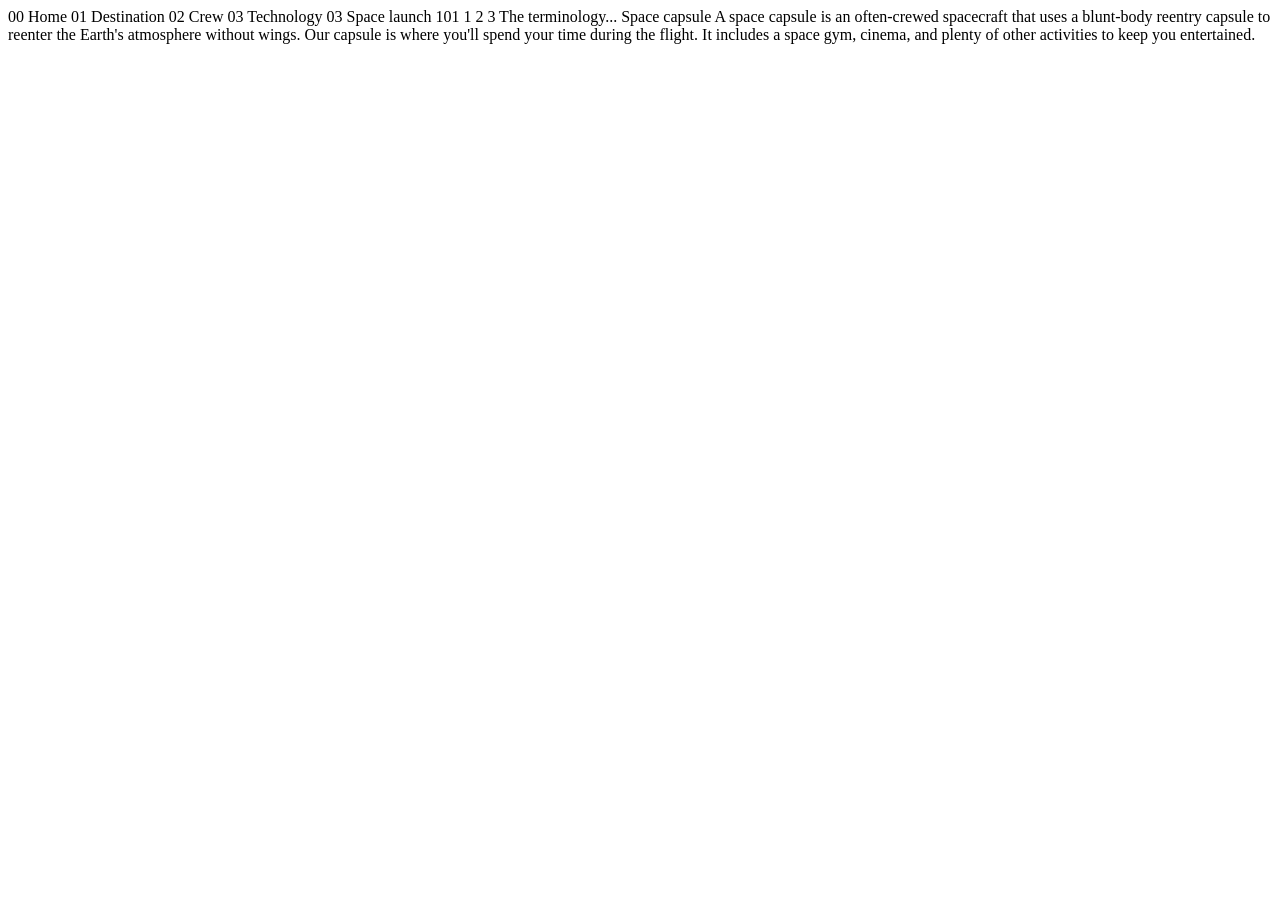
<file: starter-code/technology-capsule.html>
<!DOCTYPE html>
<html lang="en">
<head>
  <meta charset="UTF-8">
  <meta name="viewport" content="width=device-width, initial-scale=1.0">

  <link rel="icon" type="image/png" sizes="32x32" href="./assets/favicon-32x32.png">
  
  <title>Frontend Mentor | Space tourism website</title>
</head>
<body>

  00 Home
  01 Destination
  02 Crew
  03 Technology

  03 Space launch 101

  1
  2
  3

  The terminology...
  Space capsule

  A space capsule is an often-crewed spacecraft that uses a blunt-body reentry 
  capsule to reenter the Earth's atmosphere without wings. Our capsule is where 
  you'll spend your time during the flight. It includes a space gym, cinema, 
  and plenty of other activities to keep you entertained.
</body>
</html>
</file>
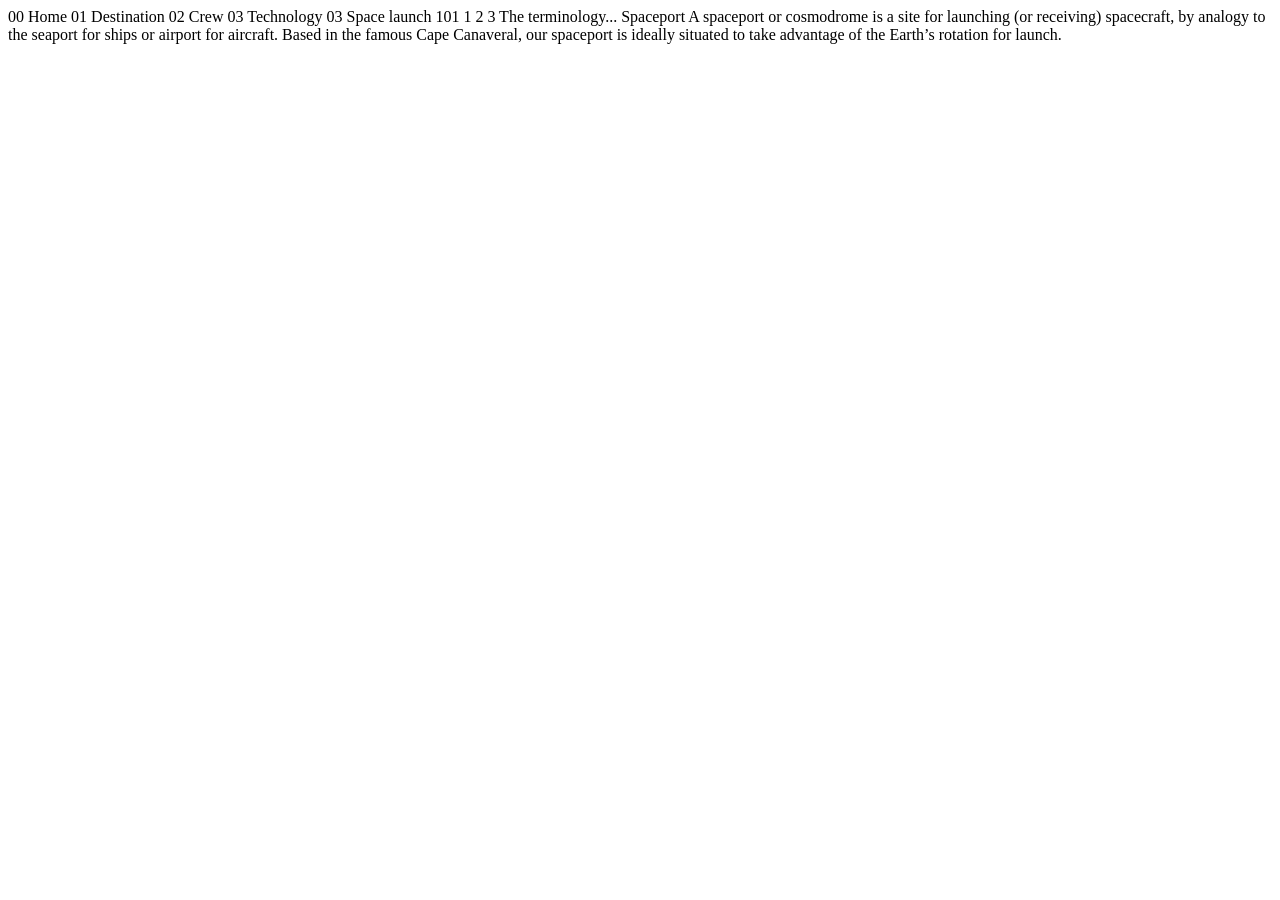
<file: starter-code/technology-spaceport.html>
<!DOCTYPE html>
<html lang="en">
<head>
  <meta charset="UTF-8">
  <meta name="viewport" content="width=device-width, initial-scale=1.0">

  <link rel="icon" type="image/png" sizes="32x32" href="./assets/favicon-32x32.png">
  
  <title>Frontend Mentor | Space tourism website</title>
</head>
<body>

  00 Home
  01 Destination
  02 Crew
  03 Technology

  03 Space launch 101

  1
  2
  3

  The terminology...
  Spaceport

  A spaceport or cosmodrome is a site for launching (or receiving) spacecraft, 
  by analogy to the seaport for ships or airport for aircraft. Based in the 
  famous Cape Canaveral, our spaceport is ideally situated to take advantage 
  of the Earth’s rotation for launch.
</body>
</html>
</file>
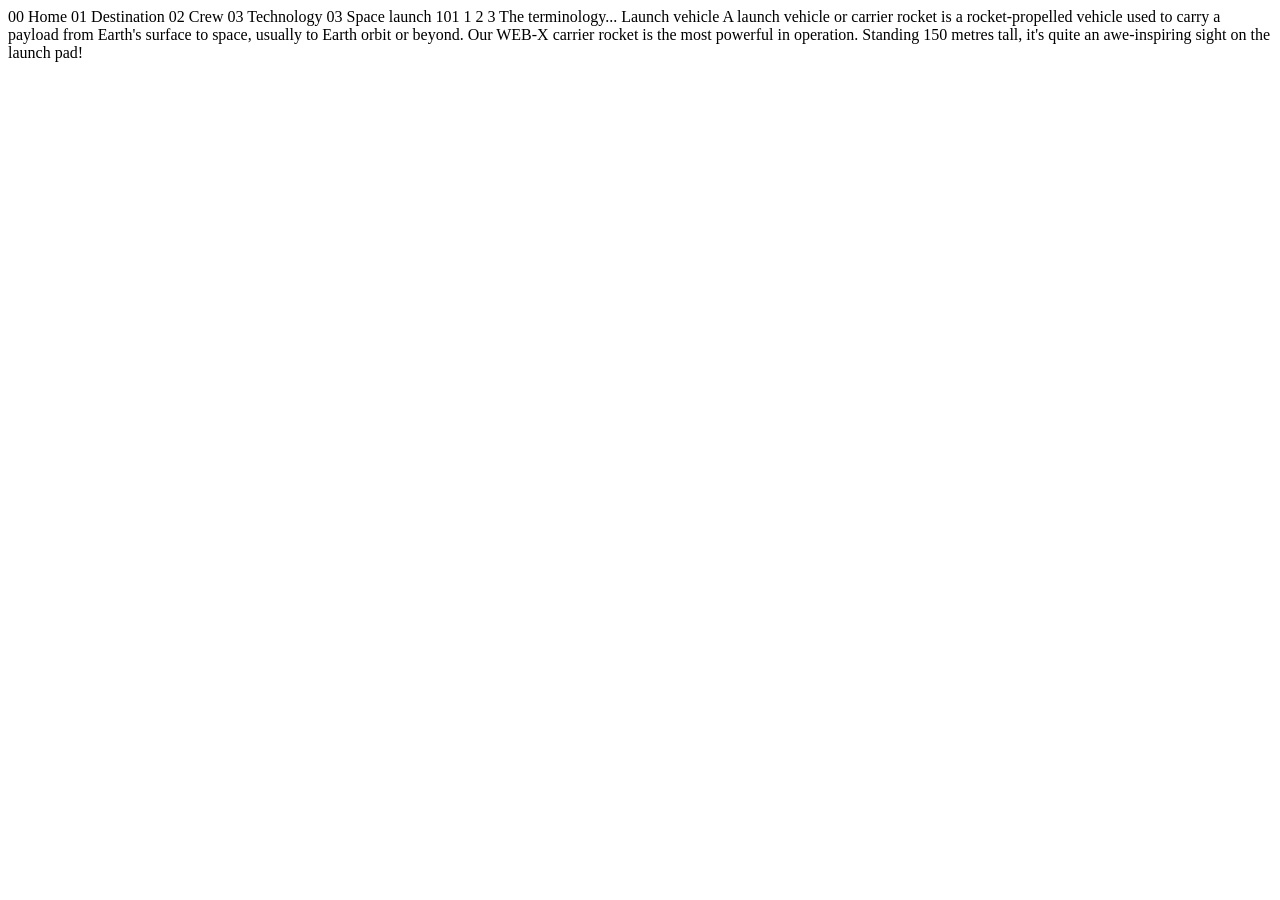
<file: starter-code/technology-vehicle.html>
<!DOCTYPE html>
<html lang="en">
<head>
  <meta charset="UTF-8">
  <meta name="viewport" content="width=device-width, initial-scale=1.0">

  <link rel="icon" type="image/png" sizes="32x32" href="./assets/favicon-32x32.png">
  
  <title>Frontend Mentor | Space tourism website</title>
</head>
<body>

  00 Home
  01 Destination
  02 Crew
  03 Technology

  03 Space launch 101

  1
  2
  3

  The terminology...
  Launch vehicle

  A launch vehicle or carrier rocket is a rocket-propelled vehicle used to carry a 
  payload from Earth's surface to space, usually to Earth orbit or beyond. Our 
  WEB-X carrier rocket is the most powerful in operation. Standing 150 metres tall, 
  it's quite an awe-inspiring sight on the launch pad!
</body>
</html>
</file>
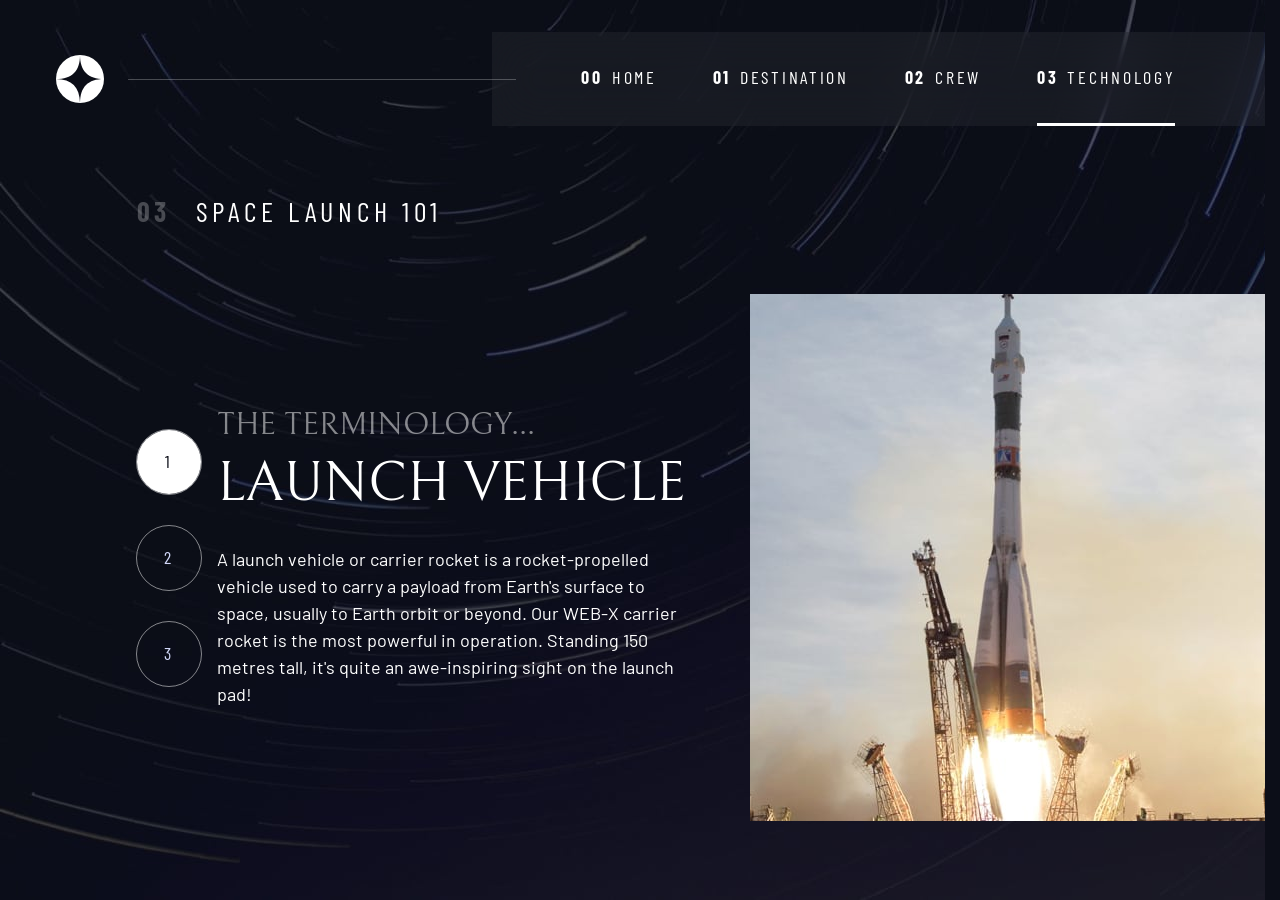
<file: starter-code/technology.html>
<!DOCTYPE html>
<html lang="en">
<head>
  <meta charset="UTF-8">
  <meta name="viewport" content="width=device-width, initial-scale=1.0">

  <link rel="icon" type="image/png" sizes="32x32" href="./assets/favicon-32x32.png">
  
  <title>Frontend Mentor | Space tourism website</title>

        <!-- Google fonts -->
        <link rel="preconnect" href="https://fonts.googleapis.com">
        <link rel="preconnect" href="https://fonts.gstatic.com" crossorigin>
        <link href="https://fonts.googleapis.com/css2?family=Barlow+Condensed:wght@400;700&family=Bellefair&family=Barlow:wght@400;700&display=swap"
            rel="stylesheet">
<!-- CSS -->
  <link rel="stylesheet" href="styles/index.css">

  <script src="index.js" defer></script>
  <script src="./scripts/technology.js" defer></script>
</head>

<body class="technology">
  <a class="skip-to-content" href="#main">Skip to content</a>
  <header class="primary-header flex">
    <div>
      <img src="./assets/shared/logo.svg" alt="space tourism logo" class="logo">
    </div>
    <button class="mobile-nav-toggle" aria-controls="primary-navigation"><span class="sr-only" aria-expanded="false">Menu</span></button>
    <nav>
        <ul id="primary-navigation" data-visible="false" class="primary-navigation underline-indicators flex">
            <li><a class="ff-sans-cond uppercase text-white letter-spacing-2" href="index.html"><span aria-hidden="true">00</span>Home</a>
            <li><a class="ff-sans-cond uppercase text-white letter-spacing-2" href="destination.html"><span aria-hidden="true">01</span>Destination</a>
            <li><a class="ff-sans-cond uppercase text-white letter-spacing-2" href="crew.html"><span aria-hidden="true">02</span>Crew</a>
            <li class="active"><a class="ff-sans-cond uppercase text-white letter-spacing-2" href="technology.html"><span aria-hidden="true">03</span>Technology</a>
        </ul>
    </nav>
  </header>

   <main id="main" class="grid-container grid-container--technology flow">

      <h1 class="numbered-title"><span aria-hidden="true">03</span> Space launch 101</h1>


      <div class="technology-wrapper flex">
        <div class="tab-list num-indicators flex" role="tablist" aria-label="technology list">
        <button aria-selected="true" role="tab" aria-controls="first-tab" class="uppercase ff-sans-cond text-accent letter-spacing-2" tabindex="0">1</button>
        <button aria-selected="false" role="tab" aria-controls="second-tab" class="uppercase ff-sans-cond text-accent letter-spacing-2" tabindex="1">2</button>
        <button aria-selected="false" role="tab" aria-controls="third-tab" class="uppercase ff-sans-cond text-accent letter-spacing-2" tabindex="2">3</button>
        </div>

        <article class="technology-info flow">
          <header class="flow flow--space-small">
            <h2 class="fs-600 ff-serif uppercase">The terminology...</h2>
            <p class="fs-700 uppercase ff-serif">Launch vehicle</p>
          </header>

          <p>A launch vehicle or carrier rocket is a rocket-propelled vehicle used to carry a 
          payload from Earth's surface to space, usually to Earth orbit or beyond. Our 
          WEB-X carrier rocket is the most powerful in operation. Standing 150 metres tall, 
          it's quite an awe-inspiring sight on the launch pad!</p>
        </article>
      </div>
      <img src="assets/technology/image-launch-vehicle-portrait.jpg">
   </main>

</body>
</html>
</file>
<file: src/styles/index.css>
/* ------------------- */
/* Imports             */
/* ------------------- */

@import 'reset.css';
@import 'variables.css';
@import 'globals.css';
@import 'components.css';
@import 'pages.css';


/* ------------------- */
/* Utility classes     */
/* ------------------- */

.flex {
    display: flex;
    gap: var(--gap, 1rem);
}

.grid {
    display: grid;
    gap: var(--gap, 1rem);
}

.d-block {
    display: block;
}

.flow > * + * {      /*for spacing!*/
    margin-top: var(--flow-space, 1rem);
}

.flow--space-small {
    --flow-space: .7rem;
}

.container {
    padding-inline: 2em;
    margin-inline: auto;
    max-width: 80rem;
}

.sr-only {
  position: absolute;
  width: 1px;
  height: 1px;
  padding: 0;
  margin: -1px;
  overflow: hidden;
  clip: rect(0, 0, 0, 0);
  white-space: nowrap; /* added line */
  border: 0;
}

.skip-to-content {
    position: absolute;
    z-index: 9999;
    background: hsl( var(--clr-white) );
    color: hsl( var(--clr-dark) );
    padding: .5em 1em;
    margin-inline: auto;
    transform: translateY(-100%);
    transition: transform 250ms ease-in;
}

.skip-to-content:focus {
    transform: translateY(0);
}

.tab-list button:focus-visible {
  outline: 2px solid white;
  outline-offset: 2px;
}
</file>
<file: starter-code/styles/index.css>
/* ------------------- */
/* Imports             */
/* ------------------- */

@import 'reset.css';
@import 'variables.css';
@import 'globals.css';
@import 'components.css';
@import 'pages.css';


/* ------------------- */
/* Utility classes     */
/* ------------------- */

.flex {
    display: flex;
    gap: var(--gap, 1rem);
}

.grid {
    display: grid;
    gap: var(--gap, 1rem);
}

.d-block {
    display: block;
}

.flow > * + * {      /*for spacing!*/
    margin-top: var(--flow-space, 1rem);
}

.flow--space-small {
    --flow-space: .7rem;
}

.container {
    padding-inline: 2em;
    margin-inline: auto;
    max-width: 80rem;
}

.sr-only {
  position: absolute;
  width: 1px;
  height: 1px;
  padding: 0;
  margin: -1px;
  overflow: hidden;
  clip: rect(0, 0, 0, 0);
  white-space: nowrap; /* added line */
  border: 0;
}

.skip-to-content {
    position: absolute;
    z-index: 9999;
    background: hsl( var(--clr-white) );
    color: hsl( var(--clr-dark) );
    padding: .5em 1em;
    margin-inline: auto;
    transform: translateY(-100%);
    transition: transform 250ms ease-in;
}

.skip-to-content:focus {
    transform: translateY(0);
}
</file>
